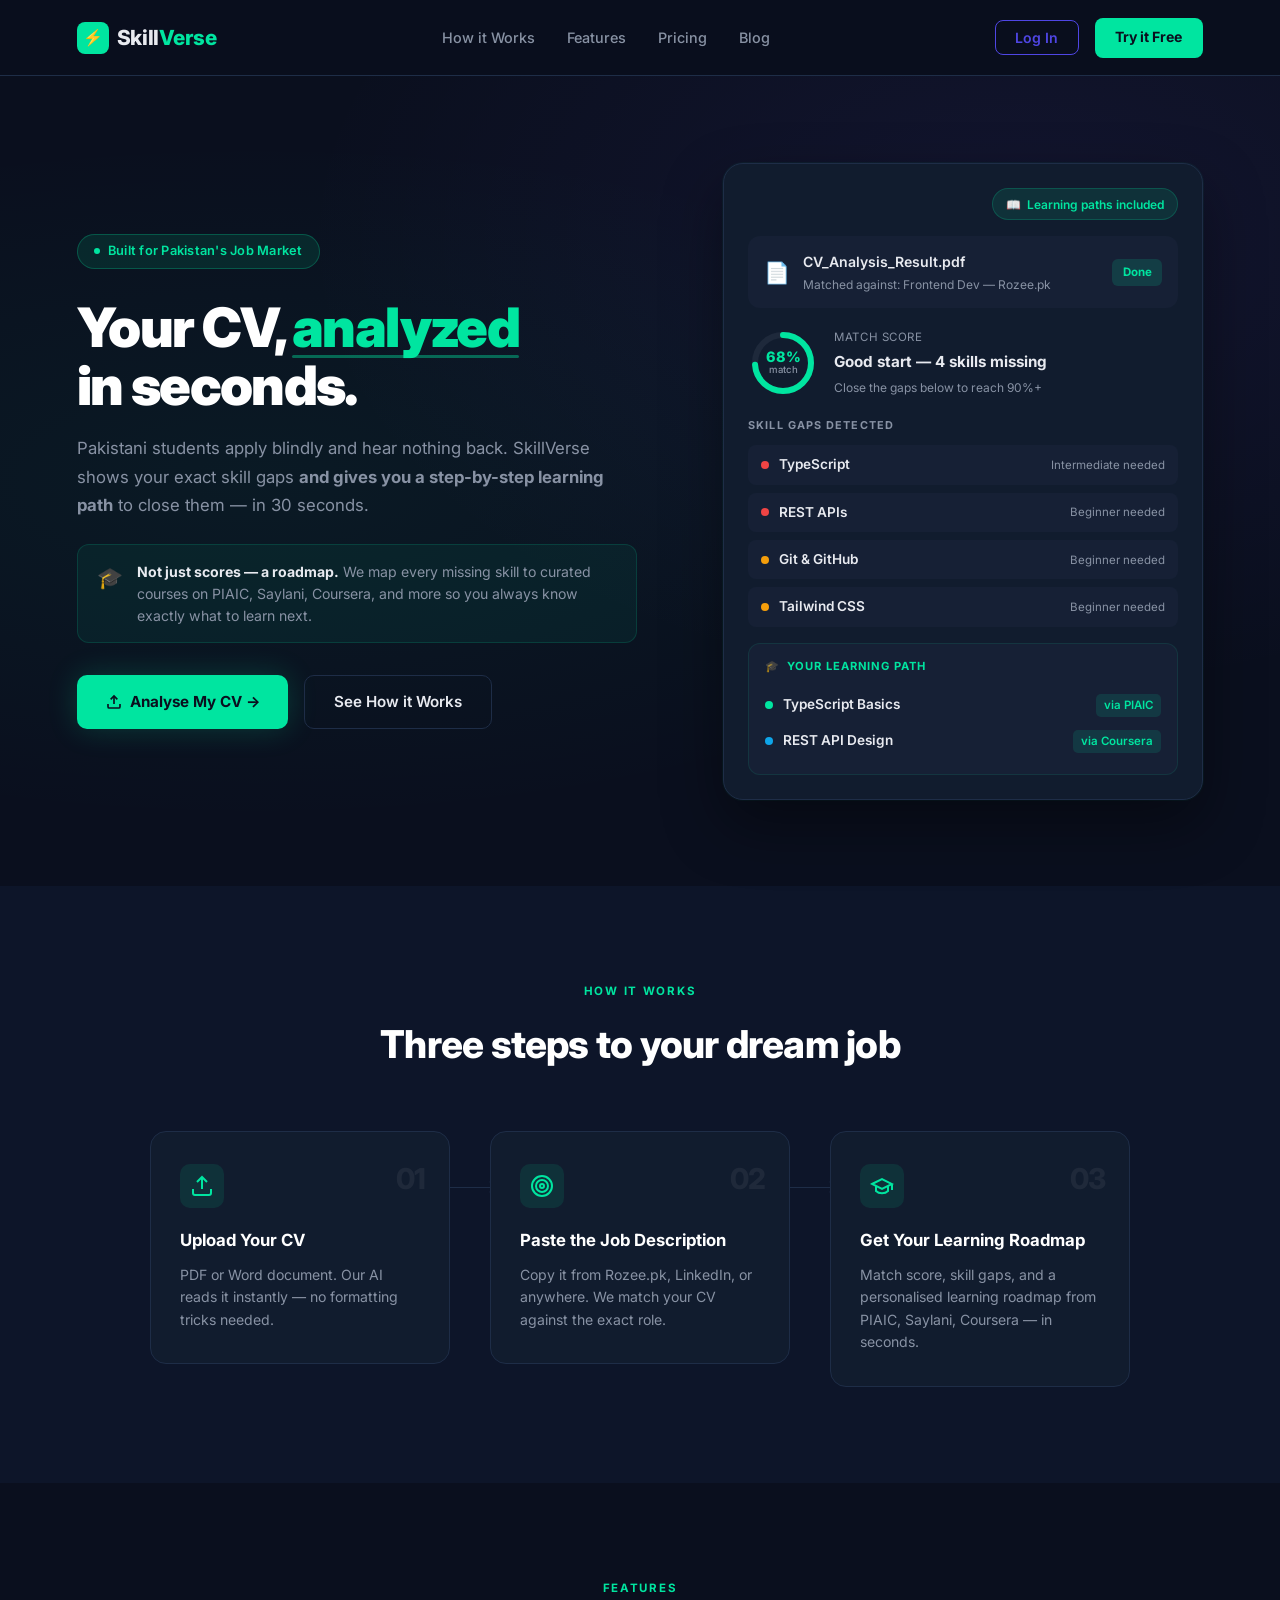
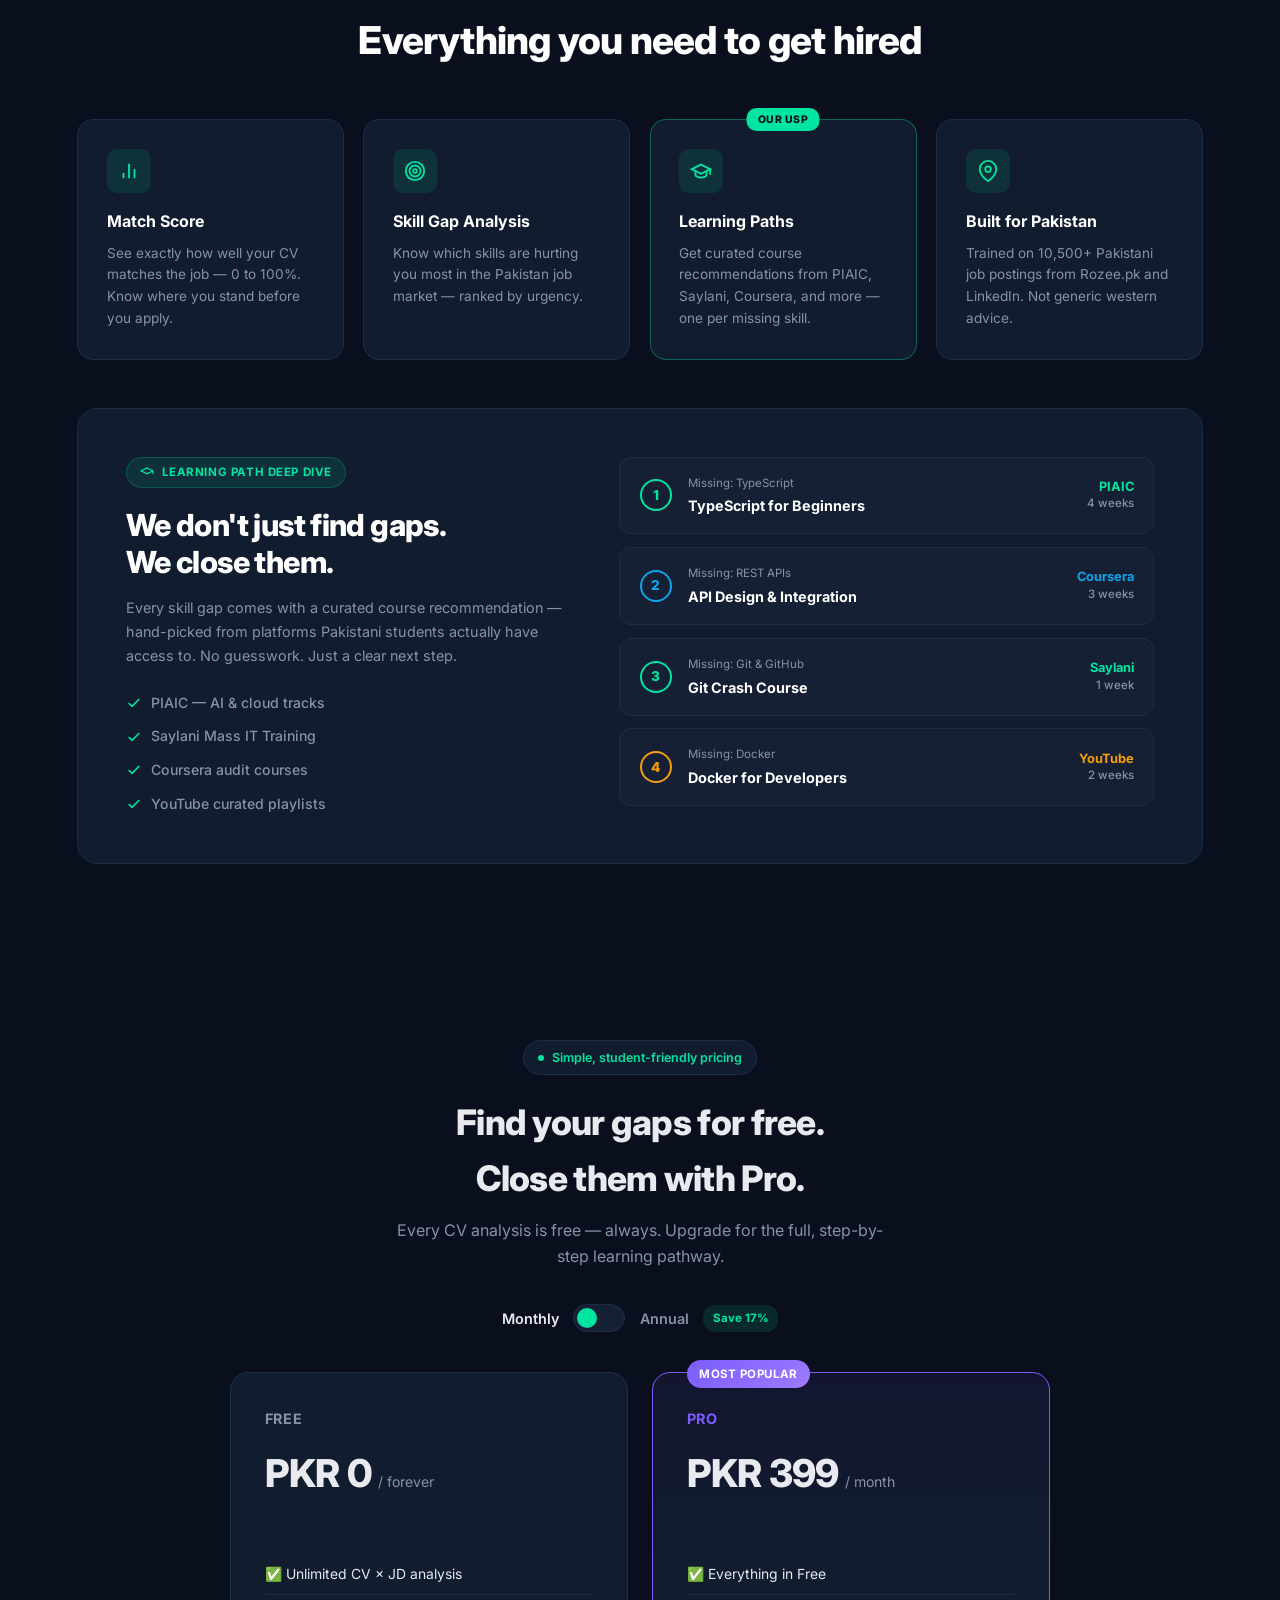
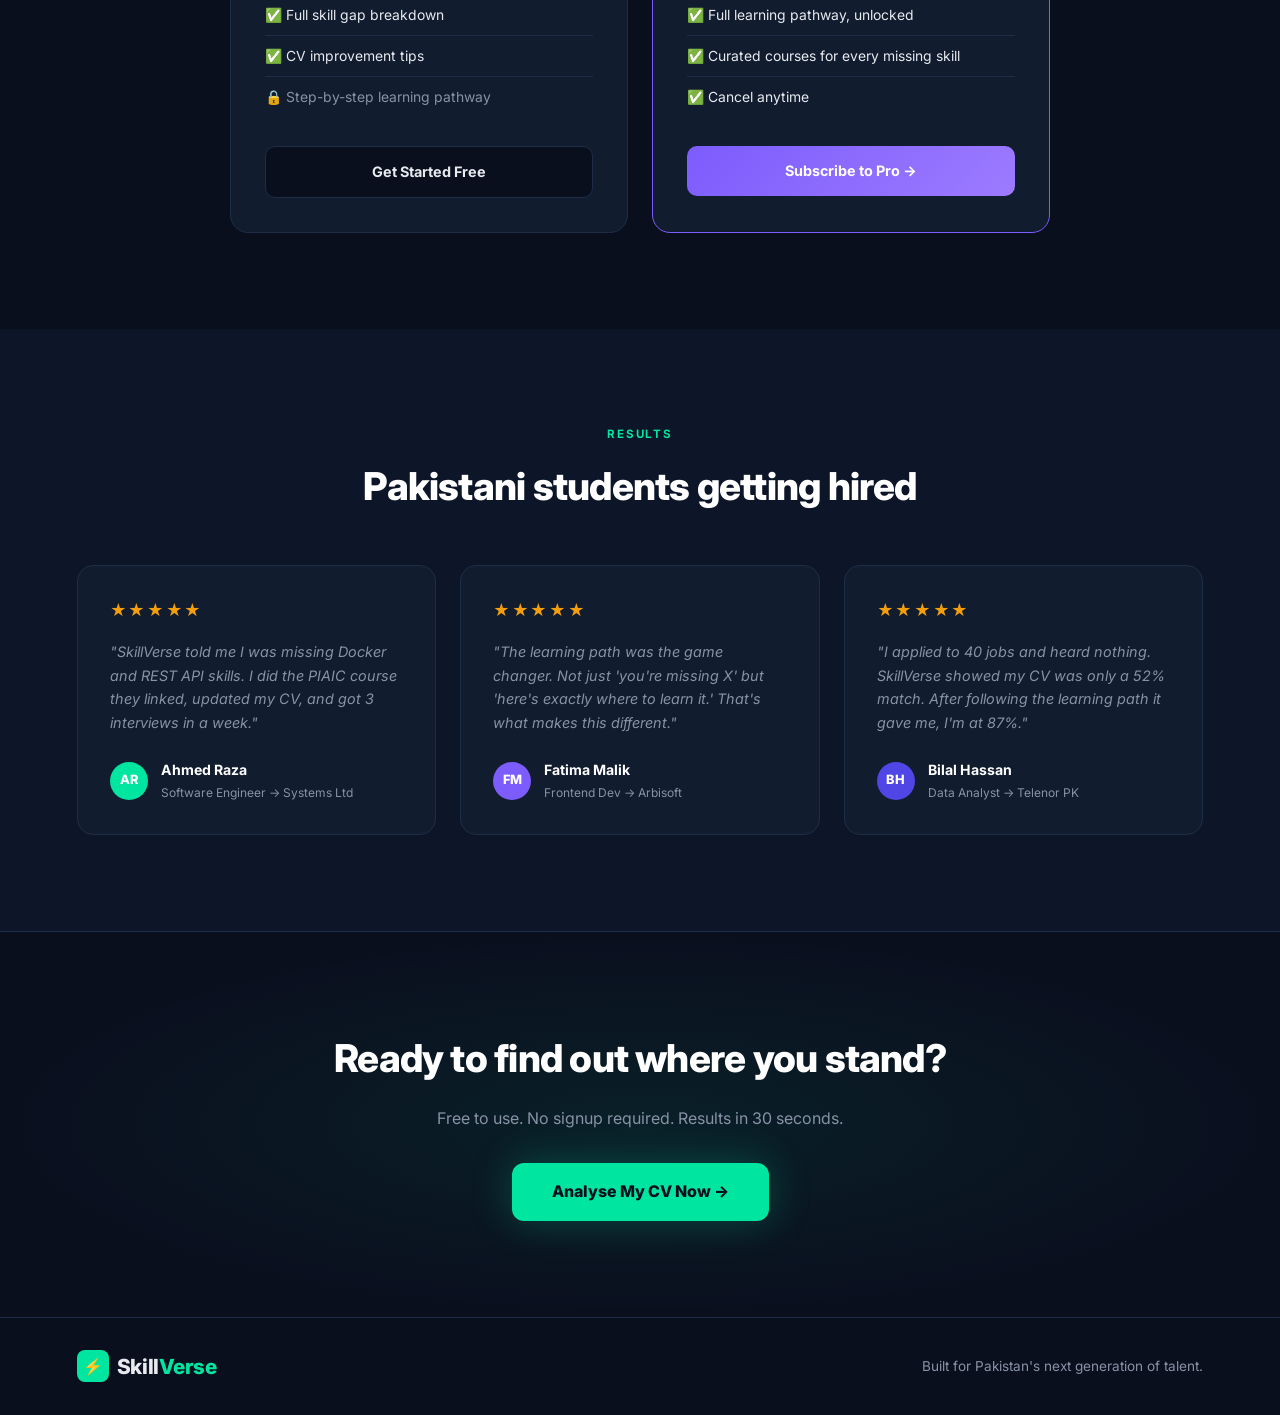
<file: index.html>
<!DOCTYPE html>
<html lang="en">
<head>
    <meta charset="UTF-8">
    <meta name="viewport" content="width=device-width, initial-scale=1.0">
    <title>SkillVerse — Know Your Gaps. Close Them Fast.</title>
    <link rel="stylesheet" href="style.css">
    <link href="https://fonts.googleapis.com/css2?family=Inter:wght@300;400;500;600;700;800;900&display=swap" rel="stylesheet">
    <script src="https://accounts.google.com/gsi/client" async defer></script>
</head>
<body>

    <!-- NAVBAR -->
    <nav>
        <div class="logo">
            <div class="logo-icon">⚡</div>
            <span>Skill<span class="logo-accent">Verse</span></span>
        </div>
        <div class="nav-links">
            <a href="#how" onclick="smoothScroll('how'); return false;">How it Works</a>
            <a href="#features" onclick="smoothScroll('features'); return false;">Features</a>
            <a href="#pricing" onclick="smoothScroll('pricing'); return false;">Pricing</a>
            <a href="#blog" onclick="smoothScroll('blog'); return false;">Blog</a>
        </div>
        <div class="nav-right">
            <div id="authNavSlot"></div>
            <a href="analyser.html" class="btn-nav">Try it Free</a>
        </div>
    </nav>

    <!-- HERO -->
    <section class="hero">
        <div class="hero-content">
            <div class="eyebrow">
                <span class="eyebrow-dot"></span>
                Built for Pakistan's Job Market
            </div>
            <h1>Your CV, <span class="accent">analyzed</span><br>in seconds.</h1>
            <p>Pakistani students apply blindly and hear nothing back. SkillVerse shows your exact skill gaps <strong>and gives you a step-by-step learning path</strong> to close them — in 30 seconds.</p>
            <div class="hero-value">
                <span class="hero-value-icon">🎓</span>
                <p><strong>Not just scores — a roadmap.</strong> We map every missing skill to curated courses on PIAIC, Saylani, Coursera, and more so you always know exactly what to learn next.</p>
            </div>
            <div class="hero-btns">
                <a href="analyser.html" class="btn-primary">
                    <svg width="16" height="16" viewBox="0 0 24 24" fill="none" stroke="currentColor" stroke-width="2.5"><path d="M21 15v4a2 2 0 01-2 2H5a2 2 0 01-2-2v-4"/><polyline points="17 8 12 3 7 8"/><line x1="12" y1="3" x2="12" y2="15"/></svg>
                    Analyse My CV →
                </a>
                <a href="#how" class="btn-secondary" onclick="smoothScroll('how'); return false;">See How it Works</a>
            </div>
        </div>

        <!-- MOCK CV RESULT CARD -->
        <div class="hero-card">
            <div class="card-header-badge">
                <span>📖</span> Learning paths included
            </div>
            <div class="card-file">
                <div class="card-file-icon">📄</div>
                <div class="card-file-info">
                    <div class="card-file-name">CV_Analysis_Result.pdf</div>
                    <div class="card-file-sub">Matched against: Frontend Dev — Rozee.pk</div>
                </div>
                <div class="card-done">Done</div>
            </div>
            <div class="card-score-row">
                <div class="card-score-ring">
                    <svg width="70" height="70" viewBox="0 0 70 70">
                        <circle cx="35" cy="35" r="28" fill="none" stroke="#1e293b" stroke-width="6"/>
                        <circle cx="35" cy="35" r="28" fill="none" stroke="#00e5a0" stroke-width="6"
                            stroke-linecap="round" stroke-dasharray="175.9" stroke-dashoffset="46"
                            transform="rotate(-90 35 35)"/>
                    </svg>
                    <div class="card-score-num">68%<br><span>match</span></div>
                </div>
                <div class="card-score-info">
                    <div class="card-score-label">Match Score</div>
                    <div class="card-score-verdict">Good start — 4 skills missing</div>
                    <div class="card-score-sub">Close the gaps below to reach 90%+</div>
                </div>
            </div>
            <div class="card-gaps-label">SKILL GAPS DETECTED</div>
            <div class="card-gaps">
                <div class="card-gap-row">
                    <span class="gap-dot red"></span>
                    <span class="gap-skill">TypeScript</span>
                    <span class="gap-level">Intermediate needed</span>
                </div>
                <div class="card-gap-row">
                    <span class="gap-dot red"></span>
                    <span class="gap-skill">REST APIs</span>
                    <span class="gap-level">Beginner needed</span>
                </div>
                <div class="card-gap-row">
                    <span class="gap-dot yellow"></span>
                    <span class="gap-skill">Git & GitHub</span>
                    <span class="gap-level">Beginner needed</span>
                </div>
                <div class="card-gap-row">
                    <span class="gap-dot yellow"></span>
                    <span class="gap-skill">Tailwind CSS</span>
                    <span class="gap-level">Beginner needed</span>
                </div>
            </div>
            <div class="card-path">
                <div class="card-path-label">
                    <span>🎓</span> YOUR LEARNING PATH
                </div>
                <div class="card-path-item">
                    <span class="path-dot green"></span>
                    <span class="path-name">TypeScript Basics</span>
                    <span class="path-via">via PIAIC</span>
                </div>
                <div class="card-path-item">
                    <span class="path-dot teal"></span>
                    <span class="path-name">REST API Design</span>
                    <span class="path-via">via Coursera</span>
                </div>
            </div>
        </div>
    </section>

    <!-- HOW IT WORKS -->
    <section class="how" id="how">
        <div class="section-label">HOW IT WORKS</div>
        <h2>Three steps to your dream job</h2>
        <div class="steps">
            <div class="step">
                <div class="step-icon-wrap">
                    <svg width="24" height="24" viewBox="0 0 24 24" fill="none" stroke="#00e5a0" stroke-width="2"><path d="M21 15v4a2 2 0 01-2 2H5a2 2 0 01-2-2v-4"/><polyline points="17 8 12 3 7 8"/><line x1="12" y1="3" x2="12" y2="15"/></svg>
                </div>
                <div class="step-num-badge">01</div>
                <h3>Upload Your CV</h3>
                <p>PDF or Word document. Our AI reads it instantly — no formatting tricks needed.</p>
            </div>
            <div class="step-connector"></div>
            <div class="step">
                <div class="step-icon-wrap">
                    <svg width="24" height="24" viewBox="0 0 24 24" fill="none" stroke="#00e5a0" stroke-width="2"><circle cx="12" cy="12" r="10"/><circle cx="12" cy="12" r="6"/><circle cx="12" cy="12" r="2"/></svg>
                </div>
                <div class="step-num-badge">02</div>
                <h3>Paste the Job Description</h3>
                <p>Copy it from Rozee.pk, LinkedIn, or anywhere. We match your CV against the exact role.</p>
            </div>
            <div class="step-connector"></div>
            <div class="step">
                <div class="step-icon-wrap">
                    <svg width="24" height="24" viewBox="0 0 24 24" fill="none" stroke="#00e5a0" stroke-width="2"><path d="M22 10v6M2 10l10-5 10 5-10 5z"/><path d="M6 12v5c3 3 9 3 12 0v-5"/></svg>
                </div>
                <div class="step-num-badge">03</div>
                <h3>Get Your Learning Roadmap</h3>
                <p>Match score, skill gaps, and a personalised learning roadmap from PIAIC, Saylani, Coursera — in seconds.</p>
            </div>
        </div>
    </section>

    <!-- FEATURES -->
    <section class="features" id="features">
        <div class="section-label">FEATURES</div>
        <h2>Everything you need to get hired</h2>
        <div class="feature-grid">
            <div class="feature-card">
                <div class="feature-icon">
                    <svg width="22" height="22" viewBox="0 0 24 24" fill="none" stroke="#00e5a0" stroke-width="2"><line x1="18" y1="20" x2="18" y2="10"/><line x1="12" y1="20" x2="12" y2="4"/><line x1="6" y1="20" x2="6" y2="14"/></svg>
                </div>
                <h3>Match Score</h3>
                <p>See exactly how well your CV matches the job — 0 to 100%. Know where you stand before you apply.</p>
            </div>
            <div class="feature-card">
                <div class="feature-icon">
                    <svg width="22" height="22" viewBox="0 0 24 24" fill="none" stroke="#00e5a0" stroke-width="2"><circle cx="12" cy="12" r="10"/><circle cx="12" cy="12" r="6"/><circle cx="12" cy="12" r="2"/></svg>
                </div>
                <h3>Skill Gap Analysis</h3>
                <p>Know which skills are hurting you most in the Pakistan job market — ranked by urgency.</p>
            </div>
            <div class="feature-card featured">
                <div class="feature-usp-badge">OUR USP</div>
                <div class="feature-icon">
                    <svg width="22" height="22" viewBox="0 0 24 24" fill="none" stroke="#00e5a0" stroke-width="2"><path d="M22 10v6M2 10l10-5 10 5-10 5z"/><path d="M6 12v5c3 3 9 3 12 0v-5"/></svg>
                </div>
                <h3>Learning Paths</h3>
                <p>Get curated course recommendations from PIAIC, Saylani, Coursera, and more — one per missing skill.</p>
            </div>
            <div class="feature-card">
                <div class="feature-icon">
                    <svg width="22" height="22" viewBox="0 0 24 24" fill="none" stroke="#00e5a0" stroke-width="2"><path d="M21 10c0 7-9 13-9 13s-9-6-9-13a9 9 0 0118 0z"/><circle cx="12" cy="10" r="3"/></svg>
                </div>
                <h3>Built for Pakistan</h3>
                <p>Trained on 10,500+ Pakistani job postings from Rozee.pk and LinkedIn. Not generic western advice.</p>
            </div>
        </div>

        <!-- LEARNING PATH DEEP DIVE -->
        <div class="deepdive" id="learning-path-demo">
            <div class="deepdive-left">
                <div class="deepdive-badge">
                    <svg width="14" height="14" viewBox="0 0 24 24" fill="none" stroke="#00e5a0" stroke-width="2"><path d="M22 10v6M2 10l10-5 10 5-10 5z"/></svg>
                    LEARNING PATH DEEP DIVE
                </div>
                <h2>We don't just find gaps.<br>We close them.</h2>
                <p>Every skill gap comes with a curated course recommendation — hand-picked from platforms Pakistani students actually have access to. No guesswork. Just a clear next step.</p>
                <ul class="deepdive-list">
                    <li>
                        <svg width="16" height="16" viewBox="0 0 24 24" fill="none" stroke="#00e5a0" stroke-width="2.5"><polyline points="20 6 9 17 4 12"/></svg>
                        PIAIC — AI & cloud tracks
                    </li>
                    <li>
                        <svg width="16" height="16" viewBox="0 0 24 24" fill="none" stroke="#00e5a0" stroke-width="2.5"><polyline points="20 6 9 17 4 12"/></svg>
                        Saylani Mass IT Training
                    </li>
                    <li>
                        <svg width="16" height="16" viewBox="0 0 24 24" fill="none" stroke="#00e5a0" stroke-width="2.5"><polyline points="20 6 9 17 4 12"/></svg>
                        Coursera audit courses
                    </li>
                    <li>
                        <svg width="16" height="16" viewBox="0 0 24 24" fill="none" stroke="#00e5a0" stroke-width="2.5"><polyline points="20 6 9 17 4 12"/></svg>
                        YouTube curated playlists
                    </li>
                </ul>
            </div>
            <div class="deepdive-right">
                <div class="deepdive-course">
                    <div class="deepdive-num green">1</div>
                    <div class="deepdive-course-info">
                        <div class="deepdive-missing">Missing: TypeScript</div>
                        <div class="deepdive-course-name">TypeScript for Beginners</div>
                    </div>
                    <div class="deepdive-platform green">PIAIC<br><span>4 weeks</span></div>
                </div>
                <div class="deepdive-course">
                    <div class="deepdive-num teal">2</div>
                    <div class="deepdive-course-info">
                        <div class="deepdive-missing">Missing: REST APIs</div>
                        <div class="deepdive-course-name">API Design & Integration</div>
                    </div>
                    <div class="deepdive-platform teal">Coursera<br><span>3 weeks</span></div>
                </div>
                <div class="deepdive-course">
                    <div class="deepdive-num green">3</div>
                    <div class="deepdive-course-info">
                        <div class="deepdive-missing">Missing: Git & GitHub</div>
                        <div class="deepdive-course-name">Git Crash Course</div>
                    </div>
                    <div class="deepdive-platform green">Saylani<br><span>1 week</span></div>
                </div>
                <div class="deepdive-course">
                    <div class="deepdive-num yellow">4</div>
                    <div class="deepdive-course-info">
                        <div class="deepdive-missing">Missing: Docker</div>
                        <div class="deepdive-course-name">Docker for Developers</div>
                    </div>
                    <div class="deepdive-platform yellow">YouTube<br><span>2 weeks</span></div>
                </div>
            </div>
        </div>
    </section>

    <!-- PRICING -->
    <section class="pr-section" id="pricing">
        <style>
            .pr-section {
                padding: 5rem 8% 6rem;
                text-align: center;
            }
            .pr-eyebrow {
                display: inline-flex; align-items: center; gap: 0.5rem;
                background: #111c2e; border: 1px solid #1e2d47;
                padding: 0.4rem 0.9rem; border-radius: 20px;
                font-size: 0.78rem; font-weight: 600; color: #00e5a0;
                margin-bottom: 1.2rem;
            }
            .pr-eyebrow-dot { width: 6px; height: 6px; border-radius: 50%; background: #00e5a0; }
            .pr-section h2 {
                font-size: 2.2rem; font-weight: 800; letter-spacing: -0.02em;
                color: #e8eaf0; margin-bottom: 0.7rem;
            }
            .pr-section > p {
                color: #8892a4; font-size: 1rem; max-width: 500px;
                margin: 0 auto 2.2rem; line-height: 1.6;
            }

            /* Toggle */
            .pr-toggle-wrap {
                display: inline-flex; align-items: center; gap: 0.9rem;
                margin-bottom: 2.5rem;
            }
            .pr-toggle-label {
                font-size: 0.9rem; font-weight: 600; color: #8892a4;
                cursor: pointer; transition: color 0.2s;
            }
            .pr-toggle-label.active { color: #e8eaf0; }
            .pr-switch {
                position: relative; width: 52px; height: 28px;
                background: #162035; border: 1px solid #1e2d47;
                border-radius: 20px; cursor: pointer;
            }
            .pr-switch-knob {
                position: absolute; top: 3px; left: 3px;
                width: 20px; height: 20px; border-radius: 50%;
                background: #00e5a0; transition: transform 0.2s;
            }
            .pr-switch.on .pr-switch-knob { transform: translateX(24px); }
            .pr-save-badge {
                background: rgba(0,229,160,0.12); color: #00e5a0;
                font-size: 0.72rem; font-weight: 700;
                padding: 0.25rem 0.6rem; border-radius: 12px;
            }

            /* Cards */
            .pr-cards {
                max-width: 820px; margin: 0 auto;
                display: grid; grid-template-columns: 1fr 1fr; gap: 1.5rem;
                text-align: left;
            }
            @media (max-width: 720px) { .pr-cards { grid-template-columns: 1fr; } }

            .pr-card {
                background: #111c2e; border: 1px solid #1e2d47;
                border-radius: 18px; padding: 2.1rem; position: relative;
            }
            .pr-card.pro {
                border-color: #7c5cfc;
                background: linear-gradient(180deg, rgba(124,92,252,0.08), #111c2e 40%);
            }
            .pr-badge {
                position: absolute; top: -13px; left: 2.1rem;
                background: linear-gradient(135deg, #7c5cfc, #9d7bff);
                color: white; font-size: 0.72rem; font-weight: 700;
                padding: 0.3rem 0.8rem; border-radius: 20px; letter-spacing: 0.03em;
            }
            .pr-plan-name {
                font-size: 0.9rem; font-weight: 700; color: #8892a4;
                text-transform: uppercase; letter-spacing: 0.06em; margin-bottom: 0.8rem;
            }
            .pr-card.pro .pr-plan-name { color: #7c5cfc; }
            .pr-price-row { display: flex; align-items: baseline; gap: 0.4rem; margin-bottom: 0.3rem; }
            .pr-amount { font-size: 2.4rem; font-weight: 800; color: #e8eaf0; letter-spacing: -0.02em; }
            .pr-period { color: #8892a4; font-size: 0.88rem; }
            .pr-annual-note { font-size: 0.78rem; color: #00e5a0; font-weight: 600; margin-bottom: 1.6rem; min-height: 1.1rem; }
            .pr-features { list-style: none; margin-bottom: 1.8rem; }
            .pr-features li {
                display: flex; align-items: flex-start; gap: 0.6rem;
                font-size: 0.87rem; padding: 0.55rem 0; border-bottom: 1px solid #1e2d47;
                color: #e8eaf0;
            }
            .pr-features li:last-child { border-bottom: none; }
            .pr-features li.off { color: #8892a4; }
            .pr-btn {
                width: 100%; padding: 0.85rem; border-radius: 10px;
                font-weight: 700; font-size: 0.9rem; cursor: pointer;
                border: none; text-align: center; text-decoration: none; display: block;
                transition: transform 0.2s;
            }
            .pr-btn:hover { transform: translateY(-1px); }
            .pr-btn.free { background: #0a0f1e; color: #e8eaf0; border: 1px solid #1e2d47; }
            .pr-btn.pro { background: linear-gradient(135deg, #7c5cfc, #9d7bff); color: white; }
        </style>

        <div class="pr-eyebrow">
            <span class="pr-eyebrow-dot"></span>
            Simple, student-friendly pricing
        </div>
        <h2>Find your gaps for free.<br>Close them with Pro.</h2>
        <p>Every CV analysis is free — always. Upgrade for the full, step-by-step learning pathway.</p>

        <div class="pr-toggle-wrap">
            <span class="pr-toggle-label active" id="prMonthlyLabel">Monthly</span>
            <div class="pr-switch" id="prSwitch" onclick="prToggleBilling()">
                <div class="pr-switch-knob"></div>
            </div>
            <span class="pr-toggle-label" id="prAnnualLabel">Annual</span>
            <span class="pr-save-badge">Save 17%</span>
        </div>

        <div class="pr-cards">
            <div class="pr-card">
                <div class="pr-plan-name">Free</div>
                <div class="pr-price-row">
                    <span class="pr-amount">PKR 0</span>
                    <span class="pr-period">/ forever</span>
                </div>
                <div class="pr-annual-note">&nbsp;</div>
                <ul class="pr-features">
                    <li>✅ Unlimited CV × JD analysis</li>
                    <li>✅ Full skill gap breakdown</li>
                    <li>✅ CV improvement tips</li>
                    <li class="off">🔒 Step-by-step learning pathway</li>
                </ul>
                <a href="analyser.html" class="pr-btn free">Get Started Free</a>
            </div>

            <div class="pr-card pro">
                <div class="pr-badge">MOST POPULAR</div>
                <div class="pr-plan-name">Pro</div>
                <div class="pr-price-row">
                    <span class="pr-amount" id="prAmount">PKR 399</span>
                    <span class="pr-period" id="prPeriod">/ month</span>
                </div>
                <div class="pr-annual-note" id="prAnnualNote">&nbsp;</div>
                <ul class="pr-features">
                    <li>✅ Everything in Free</li>
                    <li>✅ Full learning pathway, unlocked</li>
                    <li>✅ Curated courses for every missing skill</li>
                    <li>✅ Cancel anytime</li>
                </ul>
                <a href="analyser.html" class="pr-btn pro">Subscribe to Pro →</a>
            </div>
        </div>
    </section>

    <script>
        let prIsAnnual = false;
        function prToggleBilling() {
            prIsAnnual = !prIsAnnual;
            document.getElementById('prSwitch').classList.toggle('on', prIsAnnual);
            document.getElementById('prMonthlyLabel').classList.toggle('active', !prIsAnnual);
            document.getElementById('prAnnualLabel').classList.toggle('active', prIsAnnual);
            document.getElementById('prAmount').textContent = prIsAnnual ? 'PKR 3,990' : 'PKR 399';
            document.getElementById('prPeriod').textContent = prIsAnnual ? '/ year' : '/ month';
            document.getElementById('prAnnualNote').textContent = prIsAnnual ? 'Just PKR 332/month, billed yearly' : '';
        }
    </script>

    <!-- TESTIMONIALS -->
    <section class="testimonials" id="blog">
        <div class="section-label">RESULTS</div>
        <h2>Pakistani students getting hired</h2>
        <div class="testimonial-grid">
            <div class="testimonial-card">
                <div class="stars">★★★★★</div>
                <p>"SkillVerse told me I was missing Docker and REST API skills. I did the PIAIC course they linked, updated my CV, and got 3 interviews in a week."</p>
                <div class="testimonial-user">
                    <div class="testimonial-avatar" style="background:#00e5a0;">AR</div>
                    <div>
                        <div class="testimonial-name">Ahmed Raza</div>
                        <div class="testimonial-role">Software Engineer → Systems Ltd</div>
                    </div>
                </div>
            </div>
            <div class="testimonial-card">
                <div class="stars">★★★★★</div>
                <p>"The learning path was the game changer. Not just 'you're missing X' but 'here's exactly where to learn it.' That's what makes this different."</p>
                <div class="testimonial-user">
                    <div class="testimonial-avatar" style="background:#7c5cfc;">FM</div>
                    <div>
                        <div class="testimonial-name">Fatima Malik</div>
                        <div class="testimonial-role">Frontend Dev → Arbisoft</div>
                    </div>
                </div>
            </div>
            <div class="testimonial-card">
                <div class="stars">★★★★★</div>
                <p>"I applied to 40 jobs and heard nothing. SkillVerse showed my CV was only a 52% match. After following the learning path it gave me, I'm at 87%."</p>
                <div class="testimonial-user">
                    <div class="testimonial-avatar" style="background:#4f46e5;">BH</div>
                    <div>
                        <div class="testimonial-name">Bilal Hassan</div>
                        <div class="testimonial-role">Data Analyst → Telenor PK</div>
                    </div>
                </div>
            </div>
        </div>
    </section>

    <!-- CTA -->
    <section class="cta">
        <h2>Ready to find out where you stand?</h2>
        <p>Free to use. No signup required. Results in 30 seconds.</p>
        <a href="analyser.html" class="btn-cta">Analyse My CV Now →</a>
    </section>

    <!-- FOOTER -->
    <footer>
        <div class="logo">
            <div class="logo-icon">⚡</div>
            <span>Skill<span class="logo-accent">Verse</span></span>
        </div>
        <p>Built for Pakistan's next generation of talent.</p>
    </footer>

    <script>
    function smoothScroll(id) {
        const el = document.getElementById(id);
        if (el) el.scrollIntoView({ behavior: 'smooth', block: 'start' });
    }
    </script>
    <script src="auth.js"></script>
</body>
</html>
</file>
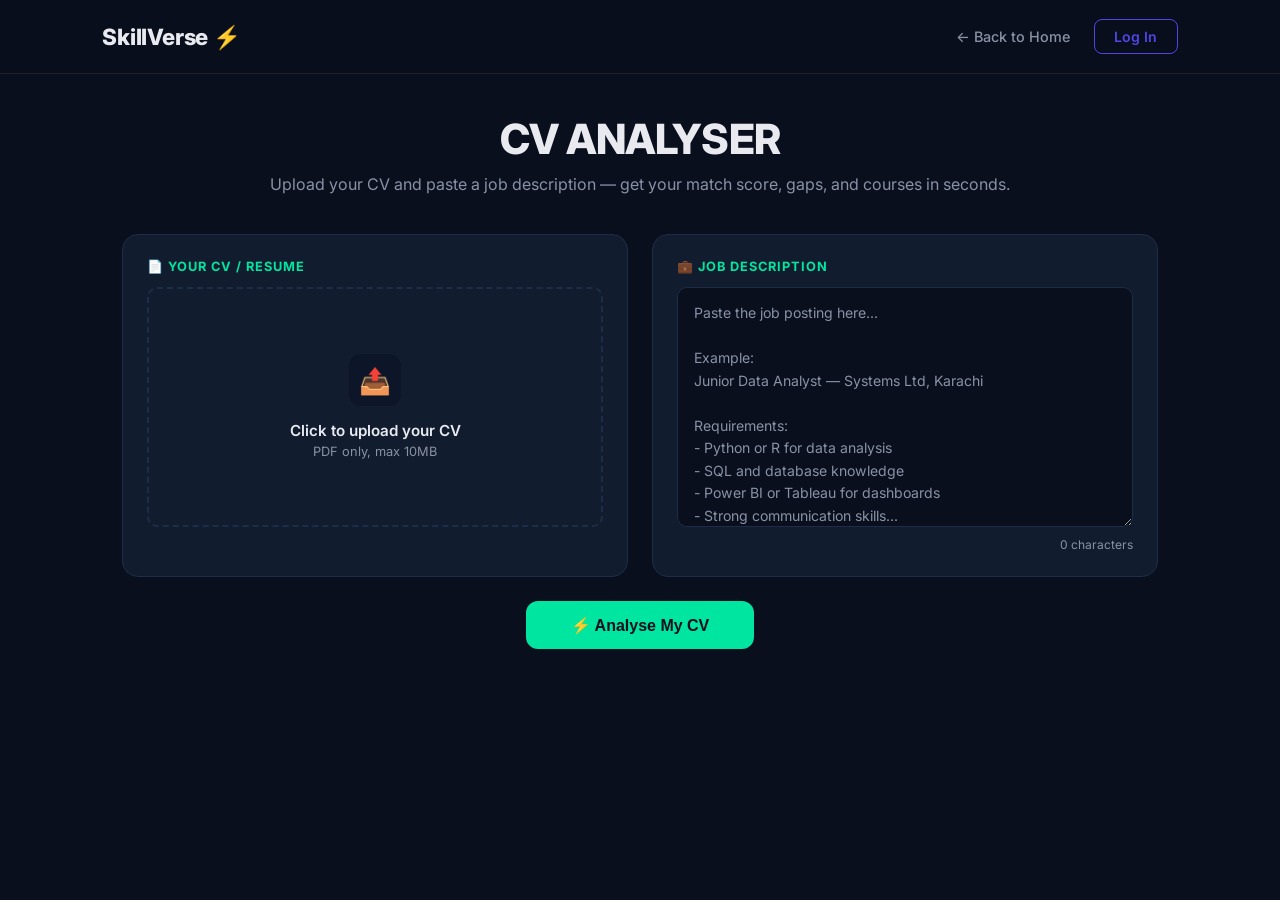
<file: analyser.html>
<!DOCTYPE html>
<html lang="en">
<head>
    <meta charset="UTF-8">
    <meta name="viewport" content="width=device-width, initial-scale=1.0">
    <title>SkillVerse — Analyse My CV</title>
    <link href="https://fonts.googleapis.com/css2?family=Inter:wght@300;400;500;600;700&display=swap" rel="stylesheet">
    <script src="https://accounts.google.com/gsi/client" async defer></script>
    <style>
        * { margin: 0; padding: 0; box-sizing: border-box; }

        :root {
            --bg: #0a0f1e;
            --bg2: #0d1529;
            --bg3: #111827;
            --card: #111c2e;
            --card2: #162035;
            --border: #1e2d47;
            --accent: #00e5a0;
            --accent2: #00c48c;
            --purple: #7c5cfc;
            --text: #e8eaf0;
            --muted: #8892a4;
            --yellow: #f59e0b;
            --red: #ef4444;
        }


        body {
            font-family: 'Inter', sans-serif;
            background: var(--bg);
            color: var(--text);
            min-height: 100vh;
        }

        /* ── NAVBAR ── */
        nav {
            display: flex;
            justify-content: space-between;
            align-items: center;
            padding: 1.2rem 8%;
            border-bottom: 1px solid #1e1e28;
            background: rgba(10,15,30,0.85);
            backdrop-filter: blur(10px);
            position: sticky;
            top: 0;
            z-index: 100;
        }

        .logo {
            font-size: 1.4rem;
            font-weight: 800;
            color: var(--text);
            text-decoration: none;
            letter-spacing: -0.01em;
        }

        .nav-back {
            color: var(--muted);
            text-decoration: none;
            font-size: 0.9rem;
            font-weight: 500;
            display: flex;
            align-items: center;
            gap: 0.4rem;
            transition: color 0.2s;
        }

        .nav-back:hover { color: var(--accent); }

        /* ── PAGE LAYOUT ── */
        .page {
            max-width: 1100px;
            margin: 0 auto;
            padding: 2.5rem 2rem 4rem;
        }

        .page-header {
            text-align: center;
            margin-bottom: 2.5rem;
        }

        .page-header h1 {
            font-size: 2.6rem;
            font-weight: 800;
            color: var(--text);
            margin-bottom: 0.6rem;
            letter-spacing: -0.02em;
            text-transform: uppercase;
        }

        .page-header p {
            color: var(--muted);
            font-size: 1rem;
        }

        /* ── INPUT GRID ── */
        .input-grid {
            display: grid;
            grid-template-columns: 1fr 1fr;
            gap: 1.5rem;
            margin-bottom: 1.5rem;
        }

        @media (max-width: 700px) {
            .input-grid { grid-template-columns: 1fr; }
        }

        .input-card {
            background: var(--card);
            border-radius: 16px;
            padding: 1.5rem;
            border: 1px solid var(--border);
        }

        .input-card label {
            display: block;
            font-size: 0.8rem;
            font-weight: 700;
            text-transform: uppercase;
            letter-spacing: 0.08em;
            color: var(--accent);
            margin-bottom: 0.8rem;
        }

        .input-card textarea {
            width: 100%;
            min-height: 240px;
            background: var(--bg);
            border: 1px solid var(--border);
            border-radius: 10px;
            padding: 0.9rem 1rem;
            font-size: 0.88rem;
            font-family: 'Inter', sans-serif;
            color: var(--text);
            resize: vertical;
            outline: none;
            line-height: 1.6;
            transition: border-color 0.2s;
        }

        .input-card textarea:focus { border-color: var(--accent); }

        .input-card textarea::placeholder { color: var(--muted); }

        /* ── PDF UPLOAD ── */
        .upload-zone {
            min-height: 240px;
            border: 2px dashed var(--border);
            border-radius: 10px;
            display: flex;
            align-items: center;
            justify-content: center;
            cursor: pointer;
            transition: border-color 0.2s, background 0.2s;
            text-align: center;
            padding: 1.5rem;
        }

        .upload-zone:hover { border-color: var(--accent); background: var(--bg2); }

        .upload-icon {
            font-size: 1.6rem;
            margin-bottom: 0.9rem;
            width: 52px;
            height: 52px;
            border-radius: 12px;
            background: var(--bg2);
            display: flex;
            align-items: center;
            justify-content: center;
            margin-left: auto;
            margin-right: auto;
        }

        .upload-text { font-size: 0.95rem; font-weight: 600; color: var(--text); margin-bottom: 0.3rem; }

        .upload-sub { font-size: 0.8rem; color: var(--muted); }

        .upload-filename {
            font-size: 0.92rem;
            font-weight: 600;
            color: var(--text);
            margin-bottom: 0.3rem;
            word-break: break-all;
        }

        .btn-remove-file {
            margin-top: 0.8rem;
            background: #2a1414;
            color: var(--red);
            border: 1px solid #3a1e1e;
            padding: 0.4rem 1rem;
            border-radius: 8px;
            font-size: 0.78rem;
            font-weight: 600;
            cursor: pointer;
        }

        .btn-remove-file:hover { background: #3a1e1e; }

        .char-count {
            font-size: 0.75rem;
            color: var(--muted);
            text-align: right;
            margin-top: 0.4rem;
        }

        /* ── ANALYSE BUTTON ── */
        .analyse-wrap {
            text-align: center;
            margin-bottom: 2.5rem;
        }

        .btn-analyse {
            background: var(--accent);
            color: var(--bg);
            border: none;
            padding: 0.9rem 2.8rem;
            border-radius: 12px;
            font-size: 1rem;
            font-weight: 700;
            cursor: pointer;
            box-shadow: 0 0 0 rgba(196,245,66,0);
            transition: transform 0.2s, box-shadow 0.2s, opacity 0.2s;
            display: inline-flex;
            align-items: center;
            gap: 0.5rem;
        }

        .btn-analyse:hover {
            transform: translateY(-2px);
            box-shadow: 0 6px 28px rgba(0,229,160,0.35);
        }

        .btn-analyse:disabled {
            opacity: 0.5;
            cursor: not-allowed;
            transform: none;
        }

        /* ── LOADING ── */
        .loading {
            display: none;
            text-align: center;
            padding: 2rem;
            color: var(--muted);
        }

        .loading.active { display: block; }

        .spinner {
            width: 44px;
            height: 44px;
            border: 3px solid var(--border);
            border-top-color: var(--accent);
            border-radius: 50%;
            animation: spin 0.8s linear infinite;
            margin: 0 auto 1rem;
        }

        @keyframes spin { to { transform: rotate(360deg); } }

        .loading-steps {
            display: flex;
            justify-content: center;
            gap: 1.5rem;
            margin-top: 1rem;
            flex-wrap: wrap;
        }

        .loading-step {
            font-size: 0.82rem;
            color: var(--muted);
            display: flex;
            align-items: center;
            gap: 0.35rem;
        }

        .loading-step.done { color: var(--accent); }
        .loading-step.active { color: var(--text); font-weight: 500; }

        /* ── ERROR ── */
        .error-box {
            display: none;
            background: #2a1414;
            border: 1px solid #3a1e1e;
            border-radius: 12px;
            padding: 1rem 1.4rem;
            color: var(--red);
            font-size: 0.9rem;
            margin-bottom: 1.5rem;
        }

        .error-box.active { display: block; }

        /* ── RESULTS ── */
        .results {
            display: none;
        }

        .results.active { display: block; }

        /* Score header */
        .score-header {
            background: var(--card);
            border-radius: 20px;
            padding: 2rem 2.5rem;
            border: 1px solid var(--border);
            display: flex;
            align-items: center;
            gap: 2.5rem;
            margin-bottom: 1.5rem;
            flex-wrap: wrap;
        }

        .score-ring-wrap {
            position: relative;
            width: 120px;
            height: 120px;
            flex-shrink: 0;
        }

        .score-ring-wrap svg {
            transform: rotate(-90deg);
        }

        .score-big {
            font-size: 2rem;
            font-weight: 700;
            color: var(--accent);
            line-height: 1;
        }

        .score-pct {
            font-size: 0.75rem;
            color: var(--muted);
            font-weight: 500;
        }

        .score-meta { flex: 1; min-width: 200px; }

        .score-verdict {
            font-size: 1.3rem;
            font-weight: 700;
            color: var(--text);
            margin-bottom: 0.4rem;
        }

        .score-summary {
            font-size: 0.92rem;
            color: var(--muted);
            line-height: 1.6;
        }

        .score-badge {
            display: inline-block;
            padding: 0.3rem 0.9rem;
            border-radius: 20px;
            font-size: 0.78rem;
            font-weight: 600;
            margin-bottom: 0.6rem;
        }

        .badge-low { background: #2a1414; color: var(--red); }
        .badge-mid { background: #2a2410; color: var(--yellow); }
        .badge-good { background: #0d2419; color: var(--accent); }
        .badge-great { background: #0d2419; color: var(--accent); }

        /* Result grid */
        .result-grid {
            display: grid;
            grid-template-columns: 1fr 1fr;
            gap: 1.5rem;
            margin-bottom: 1.5rem;
        }

        @media (max-width: 700px) {
            .result-grid { grid-template-columns: 1fr; }
        }

        .result-card {
            background: var(--card);
            border-radius: 16px;
            padding: 1.5rem;
            border: 1px solid var(--border);
        }

        .result-card.full { grid-column: 1 / -1; }

        .card-title {
            font-size: 0.78rem;
            font-weight: 700;
            text-transform: uppercase;
            letter-spacing: 0.1em;
            color: var(--accent);
            margin-bottom: 1.2rem;
            display: flex;
            align-items: center;
            gap: 0.5rem;
        }

        /* Skill chips */
        .chip-list {
            display: flex;
            flex-wrap: wrap;
            gap: 0.5rem;
        }

        .chip {
            padding: 0.35rem 0.85rem;
            border-radius: 20px;
            font-size: 0.82rem;
            font-weight: 500;
        }

        .chip-present { background: #0d2419; color: var(--accent); border: 1px solid var(--border); }
        .chip-missing { background: #2a1414; color: var(--red); border: 1px solid #3a1e1e; }
        .chip-partial { background: #2a2410; color: var(--yellow); border: 1px solid #3a2e0f; }

        /* Learning paths */
        .course-list {
            display: flex;
            flex-direction: column;
            gap: 0.8rem;
        }

        .course-item {
            display: flex;
            align-items: flex-start;
            gap: 0.8rem;
            padding: 0.8rem 1rem;
            background: var(--bg);
            border-radius: 10px;
            border: 1px solid var(--border);
        }

        .course-icon {
            font-size: 1.3rem;
            flex-shrink: 0;
            margin-top: 0.1rem;
        }

        .course-info { flex: 1; }

        .course-name {
            font-size: 0.88rem;
            font-weight: 600;
            color: var(--text);
            margin-bottom: 0.15rem;
        }

        .course-meta {
            font-size: 0.78rem;
            color: var(--muted);
        }

        .course-link {
            font-size: 0.78rem;
            color: var(--accent);
            text-decoration: none;
            font-weight: 600;
            white-space: nowrap;
            align-self: center;
        }

        .course-link:hover { text-decoration: underline; }

        .pathway-skill-heading {
            font-size: 0.78rem;
            font-weight: 700;
            text-transform: uppercase;
            letter-spacing: 0.06em;
            color: var(--purple);
            margin: 1rem 0 0.5rem;
        }

        .pathway-skill-heading:first-child { margin-top: 0; }

        .pathway-locked {
            text-align: center;
            padding: 2rem 1.5rem;
            background: var(--bg);
            border: 1px dashed var(--border);
            border-radius: 12px;
        }

        .pathway-locked-icon { font-size: 1.8rem; margin-bottom: 0.8rem; }

        .pathway-locked-text {
            font-size: 0.92rem;
            color: var(--muted);
            max-width: 420px;
            margin: 0 auto 1.2rem;
            line-height: 1.6;
        }

        .pathway-locked-text strong { color: var(--text); }

        .btn-upgrade {
            background: linear-gradient(135deg, var(--purple), #9d7bff);
            color: white;
            border: none;
            padding: 0.75rem 1.8rem;
            border-radius: 10px;
            font-size: 0.88rem;
            font-weight: 700;
            cursor: pointer;
            transition: transform 0.2s;
        }

        .btn-upgrade:hover { transform: translateY(-1px); }

        /* Blurred course preview (paywall) */
        .course-list-wrapper { position: relative; }

        .course-list-blurred {
            filter: blur(6px);
            pointer-events: none;
            user-select: none;
        }

        .subscribe-overlay {
            position: absolute;
            inset: 0;
            display: flex;
            flex-direction: column;
            align-items: center;
            justify-content: center;
            gap: 0.7rem;
            text-align: center;
            padding: 1.5rem;
            background: linear-gradient(to bottom, rgba(10,15,30,0.25), rgba(10,15,30,0.9) 55%);
            border-radius: 12px;
        }

        .subscribe-overlay-text {
            font-size: 0.92rem;
            color: var(--text);
            max-width: 380px;
            line-height: 1.6;
        }

        .subscribe-overlay-text strong { color: var(--accent); }

        /* Fake payment modal */
        #paymentModalOverlay {
            display: none;
            position: fixed;
            inset: 0;
            background: rgba(5,8,18,0.7);
            z-index: 1000;
            align-items: center;
            justify-content: center;
            padding: 1rem;
        }

        #paymentModalOverlay.active { display: flex; }

        .payment-modal {
            background: var(--card);
            border: 1px solid var(--border);
            border-radius: 16px;
            padding: 2rem;
            width: 100%;
            max-width: 400px;
            position: relative;
        }

        .payment-modal h2 {
            font-size: 1.2rem;
            margin-bottom: 0.3rem;
        }

        .payment-modal .payment-sub {
            color: var(--muted);
            font-size: 0.85rem;
            margin-bottom: 1.4rem;
        }

        .payment-modal .payment-close {
            position: absolute;
            top: 1.1rem;
            right: 1.2rem;
            background: none;
            border: none;
            font-size: 1.3rem;
            color: var(--muted);
            cursor: pointer;
            line-height: 1;
        }

        .payment-row { margin-bottom: 0.9rem; }

        .payment-row label {
            display: block;
            font-size: 0.78rem;
            font-weight: 600;
            color: var(--muted);
            margin-bottom: 0.4rem;
        }

        .payment-row input {
            width: 100%;
            padding: 0.7rem 0.9rem;
            background: var(--bg);
            border: 1px solid var(--border);
            border-radius: 8px;
            color: var(--text);
            font-size: 0.9rem;
            font-family: 'Inter', sans-serif;
            outline: none;
            box-sizing: border-box;
        }

        .payment-row input:focus { border-color: var(--purple); }

        .payment-row-split { display: flex; gap: 0.8rem; }
        .payment-row-split .payment-row { flex: 1; }

        .payment-summary {
            display: flex;
            justify-content: space-between;
            align-items: center;
            background: var(--bg);
            border: 1px solid var(--border);
            border-radius: 10px;
            padding: 0.8rem 1rem;
            margin-bottom: 1.2rem;
            font-size: 0.85rem;
        }

        .payment-summary .amount { font-weight: 700; color: var(--text); font-size: 1rem; }

        .payment-submit {
            width: 100%;
            background: linear-gradient(135deg, var(--purple), #9d7bff);
            color: white;
            border: none;
            padding: 0.8rem;
            border-radius: 10px;
            font-weight: 700;
            font-size: 0.92rem;
            cursor: pointer;
        }

        .payment-submit:disabled { opacity: 0.6; cursor: not-allowed; }

        .payment-error {
            background: #2a1414;
            color: #ff8a8a;
            padding: 0.6rem 0.8rem;
            border-radius: 8px;
            font-size: 0.8rem;
            margin-bottom: 0.9rem;
            display: none;
        }

        .payment-error.active { display: block; }

        .payment-demo-note {
            text-align: center;
            font-size: 0.72rem;
            color: var(--muted);
            margin-top: 1rem;
        }

        /* Suggestions list */
        .suggestion-list {
            list-style: none;
            display: flex;
            flex-direction: column;
            gap: 0.6rem;
        }

        .suggestion-list li {
            font-size: 0.88rem;
            color: var(--text);
            line-height: 1.55;
            padding-left: 1.4rem;
            position: relative;
        }

        .suggestion-list li::before {
            content: "→";
            position: absolute;
            left: 0;
            color: var(--accent);
            font-weight: 600;
        }

        /* Keyword bar chart */
        .keyword-row {
            display: flex;
            align-items: center;
            gap: 0.8rem;
            margin-bottom: 0.6rem;
        }

        .kw-label {
            font-size: 0.82rem;
            color: var(--text);
            width: 130px;
            flex-shrink: 0;
            white-space: nowrap;
            overflow: hidden;
            text-overflow: ellipsis;
        }

        .kw-bar-bg {
            flex: 1;
            height: 8px;
            background: var(--border);
            border-radius: 4px;
            overflow: hidden;
        }

        .kw-bar-fill {
            height: 100%;
            background: var(--accent);
            border-radius: 4px;
            transition: width 0.8s ease;
        }

        .kw-status {
            font-size: 0.72rem;
            font-weight: 600;
            width: 60px;
            text-align: right;
            flex-shrink: 0;
        }

        .kw-found { color: var(--accent); }
        .kw-missing { color: var(--red); }

        /* Animate in */
        @keyframes fadeUp {
            from { opacity: 0; transform: translateY(16px); }
            to { opacity: 1; transform: translateY(0); }
        }

        .result-card, .score-header {
            animation: fadeUp 0.4s ease both;
        }

        .result-card:nth-child(2) { animation-delay: 0.05s; }
        .result-card:nth-child(3) { animation-delay: 0.1s; }
        .result-card:nth-child(4) { animation-delay: 0.15s; }
        .result-card:nth-child(5) { animation-delay: 0.2s; }

        /* ── CTA strip ── */
        .cta-strip {
            background: var(--bg2);
            border: 1px solid var(--border);
            border-radius: 16px;
            padding: 1.5rem 2rem;
            display: flex;
            justify-content: space-between;
            align-items: center;
            gap: 1rem;
            flex-wrap: wrap;
            margin-top: 1.5rem;
        }

        .cta-strip p {
            color: var(--text);
            font-size: 0.95rem;
            font-weight: 500;
        }

        .btn-reset {
            background: var(--accent);
            color: var(--bg);
            border: none;
            padding: 0.65rem 1.5rem;
            border-radius: 10px;
            font-weight: 700;
            font-size: 0.9rem;
            cursor: pointer;
            transition: transform 0.2s;
        }

        .btn-reset:hover { transform: translateY(-1px); }
    </style>
</head>
<body>

<nav>
    <a href="index.html" class="logo">SkillVerse ⚡</a>
    <div style="display:flex; align-items:center; gap:1.5rem;">
        <a href="index.html" class="nav-back">← Back to Home</a>
        <div id="authNavSlot"></div>
    </div>
</nav>

<div class="page">

    <div class="page-header">
        <h1>CV Analyser</h1>
        <p>Upload your CV and paste a job description — get your match score, gaps, and courses in seconds.</p>
    </div>

    <!-- INPUTS -->
    <div class="input-grid">
        <div class="input-card">
            <label>📄 Your CV / Resume</label>
            <div class="upload-zone" id="uploadZone" onclick="document.getElementById('cvFile').click()">
                <input type="file" id="cvFile" accept="application/pdf" style="display:none" onchange="handleFile(event)">
                <div id="uploadEmpty">
                    <div class="upload-icon">📤</div>
                    <p class="upload-text">Click to upload your CV</p>
                    <p class="upload-sub">PDF only, max 10MB</p>
                </div>
                <div id="uploadFilled" style="display:none">
                    <div class="upload-icon">📄</div>
                    <p class="upload-filename" id="fileName"></p>
                    <p class="upload-sub" id="fileSize"></p>
                    <button class="btn-remove-file" onclick="removeFile(event)">Remove</button>
                </div>
            </div>
        </div>
        <div class="input-card">
            <label>💼 Job Description</label>
            <textarea id="jdText" placeholder="Paste the job posting here...

Example:
Junior Data Analyst — Systems Ltd, Karachi

Requirements:
- Python or R for data analysis
- SQL and database knowledge
- Power BI or Tableau for dashboards
- Strong communication skills..." oninput="updateCount('jdText','jdCount')"></textarea>
            <div class="char-count"><span id="jdCount">0</span> characters</div>
        </div>
    </div>

    <!-- ANALYSE BUTTON -->
    <div class="analyse-wrap">
        <button class="btn-analyse" id="analyseBtn" onclick="analyse()">
            ⚡ Analyse My CV
        </button>
    </div>

    <!-- LOADING -->
    <div class="loading" id="loading">
        <div class="spinner"></div>
        <p style="font-weight:600; color:#1a1a2e;">Analysing your CV…</p>
        <div class="loading-steps">
            <span class="loading-step" id="step1">📄 Reading CV</span>
            <span class="loading-step" id="step2">🔍 Extracting skills</span>
            <span class="loading-step" id="step3">📊 Calculating match</span>
            <span class="loading-step" id="step4">📚 Finding courses</span>
        </div>
    </div>

    <!-- ERROR -->
    <div class="error-box" id="errorBox"></div>

    <!-- RESULTS -->
    <div class="results" id="results">

        <!-- Score Ring -->
        <div class="score-header" id="scoreHeader">
            <div class="score-ring-wrap">
                <svg width="120" height="120" viewBox="0 0 120 120">
                    <circle cx="60" cy="60" r="52" fill="none" stroke="#ede9fe" stroke-width="10"/>
                    <circle cx="60" cy="60" r="52" fill="none" stroke="url(#scoreGrad)" stroke-width="10"
                        stroke-linecap="round" stroke-dasharray="326.7" id="scoreArc" stroke-dashoffset="326.7"/>
                    <defs>
                        <linearGradient id="scoreGrad" x1="0%" y1="0%" x2="100%" y2="0%">
                            <stop offset="0%" stop-color="#4f46e5"/>
                            <stop offset="100%" stop-color="#7c5cfc"/>
                        </linearGradient>
                    </defs>
                </svg>
                <div class="score-ring-num">
                    <span class="score-big" id="scoreNum">0</span>
                    <span class="score-pct">/ 100</span>
                </div>
            </div>
            <div class="score-meta">
                <div class="score-badge" id="scoreBadge"></div>
                <div class="score-verdict" id="scoreVerdict"></div>
                <div class="score-summary" id="scoreSummary"></div>
            </div>
        </div>

        <div class="result-grid">

            <!-- Skills Present -->
            <div class="result-card">
                <div class="card-title">✅ Skills You Have</div>
                <div class="chip-list" id="skillsPresent"></div>
            </div>

            <!-- Skills Missing -->
            <div class="result-card">
                <div class="card-title">❌ Skills You're Missing</div>
                <div class="chip-list" id="skillsMissing"></div>
            </div>

            <!-- Keyword Match -->
            <div class="result-card">
                <div class="card-title">🔍 Keyword Match Breakdown</div>
                <div id="keywordBars"></div>
            </div>

            <!-- CV Suggestions -->
            <div class="result-card">
                <div class="card-title">✏️ CV Improvement Tips</div>
                <ul class="suggestion-list" id="cvTips"></ul>
            </div>

            <!-- Learning Paths -->
            <div class="result-card full">
                <div class="card-title">📚 Recommended Free Courses (Pakistan)</div>
                <div class="course-list" id="courseList"></div>
            </div>

        </div>

        <div class="cta-strip">
            <p>Analysis complete! Fix your top skill gaps and reapply with confidence.</p>
            <button class="btn-reset" onclick="resetPage()">Analyse Another CV →</button>
        </div>

    </div>
</div>

<!-- FAKE PAYMENT MODAL (demo only — no real payment processing) -->
<div id="paymentModalOverlay">
    <div class="payment-modal">
        <button class="payment-close" onclick="closePaymentModal()">✕</button>
        <h2>Subscribe to Pro</h2>
        <p class="payment-sub">Unlock your full learning pathway.</p>

        <div class="payment-summary">
            <span>SkillVerse Pro — monthly</span>
            <span class="amount">PKR 399</span>
        </div>

        <div id="paymentError" class="payment-error"></div>

        <div class="payment-row">
            <label for="cardName">Name on Card</label>
            <input type="text" id="cardName" placeholder="Manahil Malik" autocomplete="cc-name">
        </div>
        <div class="payment-row">
            <label for="cardNumber">Card Number</label>
            <input type="text" id="cardNumber" placeholder="4242 4242 4242 4242" maxlength="19" autocomplete="cc-number">
        </div>
        <div class="payment-row-split">
            <div class="payment-row">
                <label for="cardExpiry">Expiry</label>
                <input type="text" id="cardExpiry" placeholder="MM/YY" maxlength="5" autocomplete="cc-exp">
            </div>
            <div class="payment-row">
                <label for="cardCvv">CVV</label>
                <input type="text" id="cardCvv" placeholder="123" maxlength="3" autocomplete="cc-csc">
            </div>
        </div>

        <button class="payment-submit" id="paySubmitBtn" onclick="submitPayment()">Pay PKR 399</button>
        <p class="payment-demo-note">Demo mode — no real payment is processed. Any card details will work.</p>
    </div>
</div>

<script src="auth.js"></script>
<script>
let cvFileBase64 = null;
let cvFileName = null;

function handleFile(event) {
    const file = event.target.files[0];
    if (!file) return;

    if (file.type !== 'application/pdf') {
        showError('Please upload a PDF file.');
        return;
    }
    if (file.size > 10 * 1024 * 1024) {
        showError('File is too large. Max size is 10MB.');
        return;
    }

    clearError();
    cvFileName = file.name;

    const reader = new FileReader();
    reader.onload = () => {
        // result looks like "[data-uri]..."
        cvFileBase64 = reader.result.split(',')[1];
        document.getElementById('uploadEmpty').style.display = 'none';
        document.getElementById('uploadFilled').style.display = 'block';
        document.getElementById('fileName').textContent = file.name;
        document.getElementById('fileSize').textContent = (file.size / 1024).toFixed(0) + ' KB';
    };
    reader.onerror = () => showError('Could not read the file. Please try again.');
    reader.readAsDataURL(file);
}

function removeFile(event) {
    event.stopPropagation();
    cvFileBase64 = null;
    cvFileName = null;
    document.getElementById('cvFile').value = '';
    document.getElementById('uploadEmpty').style.display = 'block';
    document.getElementById('uploadFilled').style.display = 'none';
}

function updateCount(textareaId, countId) {
    document.getElementById(countId).textContent =
        document.getElementById(textareaId).value.length.toLocaleString();
}

function showError(msg) {
    const el = document.getElementById('errorBox');
    el.textContent = msg;
    el.classList.add('active');
}

function clearError() {
    document.getElementById('errorBox').classList.remove('active');
}

function setLoadingStep(n) {
    ['step1','step2','step3','step4'].forEach((id, i) => {
        const el = document.getElementById(id);
        el.className = 'loading-step' + (i < n ? ' done' : i === n ? ' active' : '');
    });
}

function analyse() {
    clearError();
    const jd = document.getElementById('jdText').value.trim();

    if (!cvFileBase64) return showError('Please upload your CV as a PDF.');
    if (!jd) return showError('Please paste the job description.');
    if (jd.length < 50) return showError('Job description seems too short. Please paste more detail.');

    SkillVerseAuth.requireAuth(runAnalysis);
}

async function runAnalysis() {
    const jd = document.getElementById('jdText').value.trim();

    document.getElementById('results').classList.remove('active');
    document.getElementById('analyseBtn').disabled = true;
    document.getElementById('loading').classList.add('active');
    setLoadingStep(0);

    try {
        setLoadingStep(1);
        await delay(300);
        setLoadingStep(2);

        const res = await fetch('http://127.0.0.1:5000/api/analyse', {
            method: 'POST',
            headers: {
                'Content-Type': 'application/json',
                'Authorization': 'Bearer ' + SkillVerseAuth.getToken()
            },
            body: JSON.stringify({ cvFile: cvFileBase64, cvFileName, jd })
        });

        if (!res.ok) {
            const err = await res.json().catch(() => ({}));
            throw new Error(err?.message || `Server error ${res.status}`);
        }

        setLoadingStep(3);
        await delay(300);

        const result = await res.json();

        setLoadingStep(4);
        await delay(300);

        renderResults(result);

    } catch (e) {
        document.getElementById('loading').classList.remove('active');
        document.getElementById('analyseBtn').disabled = false;
        showError('Error: ' + (e.message || 'Something went wrong. Please try again.'));
    }
}

function delay(ms) { return new Promise(r => setTimeout(r, ms)); }

function renderResults(r) {
    document.getElementById('loading').classList.remove('active');
    document.getElementById('analyseBtn').disabled = false;

    const score = Math.min(100, Math.max(0, Math.round(r.score)));

    // Score ring
    const circumference = 326.7;
    const offset = circumference - (score / 100) * circumference;
    setTimeout(() => {
        document.getElementById('scoreArc').style.strokeDashoffset = offset;
        document.getElementById('scoreArc').style.transition = 'stroke-dashoffset 1.2s ease';
    }, 100);

    // Animate score number
    let cur = 0;
    const step = score / 40;
    const iv = setInterval(() => {
        cur = Math.min(score, cur + step);
        document.getElementById('scoreNum').textContent = Math.round(cur);
        if (cur >= score) clearInterval(iv);
    }, 25);

    // Badge
    let badgeClass, badgeText;
    if (score < 35) { badgeClass = 'badge-low'; badgeText = '⚠️ Low Match'; }
    else if (score < 60) { badgeClass = 'badge-mid'; badgeText = '🟡 Moderate Match'; }
    else if (score < 80) { badgeClass = 'badge-good'; badgeText = '✅ Good Match'; }
    else { badgeClass = 'badge-great'; badgeText = '🌟 Strong Match'; }

    document.getElementById('scoreBadge').className = 'score-badge ' + badgeClass;
    document.getElementById('scoreBadge').textContent = badgeText;
    document.getElementById('scoreVerdict').textContent = r.verdict || '';
    document.getElementById('scoreSummary').textContent = r.summary || '';

    // Skills present
    const sp = document.getElementById('skillsPresent');
    sp.innerHTML = '';
    (r.skills_present || []).forEach(s => {
        const c = document.createElement('span');
        c.className = 'chip chip-present';
        c.textContent = s;
        sp.appendChild(c);
    });
    if (!r.skills_present?.length) sp.innerHTML = '<span style="color:#9b9bb5;font-size:0.85rem;">None detected</span>';

    // Skills missing
    const sm = document.getElementById('skillsMissing');
    sm.innerHTML = '';
    (r.skills_missing || []).forEach(s => {
        const c = document.createElement('span');
        c.className = 'chip chip-missing';
        c.textContent = s;
        sm.appendChild(c);
    });
    (r.skills_partial || []).forEach(s => {
        const c = document.createElement('span');
        c.className = 'chip chip-partial';
        c.textContent = s + ' (partial)';
        sm.appendChild(c);
    });
    if (!r.skills_missing?.length && !r.skills_partial?.length)
        sm.innerHTML = '<span style="color:#166534;font-size:0.85rem;">No major gaps — great fit!</span>';

    // Keyword bars
    const kb = document.getElementById('keywordBars');
    kb.innerHTML = '';
    (r.keywords || []).slice(0, 8).forEach(kw => {
        const imp = Math.min(10, Math.max(1, kw.importance || 5));
        const pct = imp * 10;
        kb.innerHTML += `
            <div class="keyword-row">
                <span class="kw-label" title="${kw.word}">${kw.word}</span>
                <div class="kw-bar-bg">
                    <div class="kw-bar-fill" style="width:${pct}%"></div>
                </div>
                <span class="kw-status ${kw.found ? 'kw-found' : 'kw-missing'}">${kw.found ? '✓ Found' : '✗ Missing'}</span>
            </div>`;
    });

    // CV Tips
    const ct = document.getElementById('cvTips');
    ct.innerHTML = '';
    (r.cv_tips || []).forEach(tip => {
        const li = document.createElement('li');
        li.textContent = tip;
        ct.appendChild(li);
    });

    // Learning pathway (courses)
    renderPathway(r);

    document.getElementById('results').classList.add('active');
    document.getElementById('results').scrollIntoView({ behavior: 'smooth', block: 'start' });
}

let lastResult = null;
const PATHWAY_ICONS = { 'PIAIC': '🇵🇰', 'Saylani': '🇵🇰', 'DigiSkills': '🇵🇰', 'Coursera': '🎓', 'YouTube': '▶️', 'Udemy': '📘', 'LinkedIn Learning': '💼' };

function renderPathway(r) {
    lastResult = r;
    const cl = document.getElementById('courseList');
    cl.innerHTML = '';

    const pathway = r.learning_pathway || [];
    if (!pathway.length) {
        cl.innerHTML = '<p style="color:#9b9bb5;font-size:0.88rem;">No major skill gaps — no courses needed!</p>';
        return;
    }

    let coursesHtml = '';
    pathway.forEach(group => {
        coursesHtml += `<div class="pathway-skill-heading">${group.skill}</div>`;
        (group.courses || []).forEach(c => {
            const icon = PATHWAY_ICONS[c.platform] || '📚';
            coursesHtml += `
                <div class="course-item">
                    <span class="course-icon">${icon}</span>
                    <div class="course-info">
                        <div class="course-name">${c.name}</div>
                        <div class="course-meta">${c.platform} · ${c.duration || 'Self-paced'} · ${c.free ? '<span style="color:#166534;font-weight:600;">Free</span>' : 'Paid'}</div>
                    </div>
                    <a href="${c.url}" target="_blank" rel="noopener" class="course-link">View →</a>
                </div>`;
        });
    });

    if (r.pathway_locked) {
        const count = r.gap_skill_count || pathway.length;
        cl.innerHTML = `
            <div class="course-list-wrapper">
                <div class="course-list course-list-blurred">${coursesHtml}</div>
                <div class="subscribe-overlay">
                    <div class="pathway-locked-icon">🔒</div>
                    <div class="subscribe-overlay-text">
                        <strong>${count}</strong> skill${count === 1 ? '' : 's'} to work on, with courses ready to go.
                    </div>
                    <button class="btn-upgrade" onclick="SkillVerseAuth.requireAuth(openPaymentModal)">Subscribe to Unlock →</button>
                </div>
            </div>`;
    } else {
        cl.innerHTML = coursesHtml;
    }
}

function openPaymentModal() {
    document.getElementById('paymentError').classList.remove('active');
    document.getElementById('cardName').value = '';
    document.getElementById('cardNumber').value = '';
    document.getElementById('cardExpiry').value = '';
    document.getElementById('cardCvv').value = '';
    document.getElementById('paymentModalOverlay').classList.add('active');
}

function closePaymentModal() {
    document.getElementById('paymentModalOverlay').classList.remove('active');
}

function showPaymentError(msg) {
    const el = document.getElementById('paymentError');
    el.textContent = msg;
    el.classList.add('active');
}

async function submitPayment() {
    const name = document.getElementById('cardName').value.trim();
    const number = document.getElementById('cardNumber').value.replace(/\s/g, '');
    const expiry = document.getElementById('cardExpiry').value.trim();
    const cvv = document.getElementById('cardCvv').value.trim();

    // demo validation only — not a real card check
    if (!name) return showPaymentError('Enter the name on your card.');
    if (!/^\d{13,19}$/.test(number)) return showPaymentError('Enter a valid card number.');
    if (!/^\d{2}\/\d{2}$/.test(expiry)) return showPaymentError('Expiry should be in MM/YY format.');
    if (!/^\d{3,4}$/.test(cvv)) return showPaymentError('Enter a valid CVV.');

    const btn = document.getElementById('paySubmitBtn');
    btn.disabled = true;
    btn.textContent = 'Processing…';

    // fake delay so it feels like something's happening
    await delay(900);

    try {
        const res = await fetch('http://127.0.0.1:5000/api/upgrade', {
            method: 'POST',
            headers: { 'Authorization': 'Bearer ' + SkillVerseAuth.getToken() }
        });
        const data = await res.json().catch(() => ({}));
        if (!res.ok) {
            showPaymentError(data.message || 'Payment failed. Please try again.');
            btn.disabled = false;
            btn.textContent = 'Pay PKR 399';
            return;
        }

        localStorage.setItem('sv_is_paid', 'true');
        closePaymentModal();

        // just unlock using the result we already have — no need to
        // burn another Gemini call re-analysing the same CV/JD
        if (lastResult) {
            lastResult.pathway_locked = false;
            renderPathway(lastResult);
        }
    } catch (e) {
        showPaymentError('Could not reach the server. Is the backend running on port 5000?');
    } finally {
        btn.disabled = false;
        btn.textContent = 'Pay PKR 399';
    }
}


function resetPage() {
    document.getElementById('results').classList.remove('active');
    removeFile({ stopPropagation: () => {} });
    document.getElementById('jdText').value = '';
    document.getElementById('jdCount').textContent = '0';
    window.scrollTo({ top: 0, behavior: 'smooth' });
}
</script>

</body>
</html>
</file>
<file: style.css>
/* ── RESET ── */
*, *::before, *::after { margin: 0; padding: 0; box-sizing: border-box; }

/* ── ROOT ── */
:root {
    --bg: #0a0f1e;
    --bg2: #0d1529;
    --bg3: #111827;
    --card: #111c2e;
    --card2: #162035;
    --border: #1e2d47;
    --accent: #00e5a0;
    --accent2: #00c48c;
    --purple: #7c5cfc;
    --text: #e8eaf0;
    --muted: #8892a4;
    --yellow: #f59e0b;
    --red: #ef4444;
}

html { scroll-behavior: smooth; }

body {
    font-family: 'Inter', sans-serif;
    background: var(--bg);
    color: var(--text);
    min-height: 100vh;
    line-height: 1.6;
}

/* ── NAVBAR ── */
nav {
    display: flex;
    justify-content: space-between;
    align-items: center;
    padding: 1.1rem 6%;
    border-bottom: 1px solid var(--border);
    background: rgba(10,15,30,0.95);
    backdrop-filter: blur(12px);
    position: sticky;
    top: 0;
    z-index: 100;
}

.logo {
    display: flex;
    align-items: center;
    gap: 0.5rem;
    font-size: 1.3rem;
    font-weight: 800;
    color: var(--text);
    text-decoration: none;
    letter-spacing: -0.02em;
}

.logo-icon {
    background: var(--accent);
    color: #0a0f1e;
    width: 32px;
    height: 32px;
    border-radius: 8px;
    display: flex;
    align-items: center;
    justify-content: center;
    font-size: 1rem;
}

.logo-accent { color: var(--accent); }

.nav-links {
    display: flex;
    align-items: center;
    gap: 2rem;
}

.nav-links a {
    color: var(--muted);
    text-decoration: none;
    font-size: 0.9rem;
    font-weight: 500;
    transition: color 0.2s;
}

.nav-links a:hover { color: var(--text); }

.nav-right {
    display: flex;
    align-items: center;
    gap: 1rem;
}

.btn-nav {
    background: var(--accent);
    color: #0a0f1e !important;
    padding: 0.55rem 1.3rem;
    border-radius: 8px;
    font-weight: 700;
    font-size: 0.88rem;
    text-decoration: none;
    transition: background 0.2s, transform 0.2s;
}

.btn-nav:hover { background: var(--accent2); transform: translateY(-1px); }

/* ── HERO ── */
.hero {
    display: flex;
    align-items: center;
    justify-content: space-between;
    padding: 5rem 6%;
    gap: 3rem;
    min-height: 90vh;
    background: radial-gradient(ellipse at 20% 50%, rgba(0,229,160,0.05) 0%, transparent 60%),
                radial-gradient(ellipse at 80% 20%, rgba(124,92,252,0.08) 0%, transparent 50%),
                var(--bg);
}

.hero-content { flex: 1; max-width: 560px; }

.eyebrow {
    display: inline-flex;
    align-items: center;
    gap: 0.5rem;
    background: rgba(0,229,160,0.1);
    border: 1px solid rgba(0,229,160,0.25);
    color: var(--accent);
    font-size: 0.8rem;
    font-weight: 600;
    padding: 0.4rem 1rem;
    border-radius: 20px;
    margin-bottom: 1.8rem;
    letter-spacing: 0.02em;
}

.eyebrow-dot {
    width: 6px;
    height: 6px;
    background: var(--accent);
    border-radius: 50%;
    animation: pulse 2s infinite;
}

@keyframes pulse {
    0%, 100% { opacity: 1; }
    50% { opacity: 0.3; }
}

.hero h1 {
    font-size: 3.4rem;
    font-weight: 900;
    line-height: 1.08;
    margin-bottom: 1.2rem;
    letter-spacing: -0.03em;
    color: #fff;
}

.hero h1 .accent {
    color: var(--accent);
    position: relative;
}

.hero h1 .accent::after {
    content: '';
    position: absolute;
    bottom: 2px;
    left: 0;
    right: 0;
    height: 3px;
    background: var(--accent);
    border-radius: 2px;
    opacity: 0.4;
}

.hero > .hero-content > p {
    font-size: 1.05rem;
    color: var(--muted);
    line-height: 1.7;
    margin-bottom: 1.5rem;
}

.hero-value {
    display: flex;
    gap: 0.9rem;
    background: rgba(0,229,160,0.06);
    border: 1px solid rgba(0,229,160,0.15);
    border-radius: 12px;
    padding: 1rem 1.2rem;
    margin-bottom: 2rem;
}

.hero-value-icon { font-size: 1.3rem; flex-shrink: 0; }

.hero-value p {
    font-size: 0.88rem;
    color: var(--muted);
    line-height: 1.55;
    margin: 0;
}

.hero-value p strong { color: var(--text); }

.hero-btns {
    display: flex;
    gap: 1rem;
    flex-wrap: wrap;
}

.btn-primary {
    background: var(--accent);
    color: #0a0f1e;
    padding: 0.85rem 1.8rem;
    border-radius: 10px;
    text-decoration: none;
    font-weight: 700;
    font-size: 0.95rem;
    display: inline-flex;
    align-items: center;
    gap: 0.5rem;
    transition: transform 0.2s, background 0.2s;
    box-shadow: 0 0 30px rgba(0,229,160,0.2);
}

.btn-primary:hover { transform: translateY(-2px); background: var(--accent2); }

.btn-secondary {
    background: transparent;
    color: var(--text);
    padding: 0.85rem 1.8rem;
    border-radius: 10px;
    text-decoration: none;
    font-weight: 600;
    font-size: 0.95rem;
    border: 1px solid var(--border);
    transition: border-color 0.2s, background 0.2s;
}

.btn-secondary:hover { border-color: var(--accent); background: rgba(0,229,160,0.05); }

/* ── HERO CARD ── */
.hero-card {
    flex: 1;
    max-width: 480px;
    background: var(--card);
    border-radius: 20px;
    padding: 1.5rem;
    border: 1px solid var(--border);
    box-shadow: 0 25px 60px rgba(0,0,0,0.4), 0 0 0 1px rgba(0,229,160,0.05);
}

.card-header-badge {
    display: inline-flex;
    align-items: center;
    gap: 0.4rem;
    background: rgba(0,229,160,0.1);
    border: 1px solid rgba(0,229,160,0.2);
    color: var(--accent);
    font-size: 0.75rem;
    font-weight: 600;
    padding: 0.35rem 0.8rem;
    border-radius: 20px;
    margin-bottom: 1rem;
    float: right;
}

.card-file {
    display: flex;
    align-items: center;
    gap: 0.8rem;
    background: var(--card2);
    border-radius: 12px;
    padding: 0.9rem 1rem;
    margin-bottom: 1.2rem;
    clear: both;
}

.card-file-icon { font-size: 1.3rem; }
.card-file-info { flex: 1; }
.card-file-name { font-size: 0.88rem; font-weight: 600; color: var(--text); }
.card-file-sub { font-size: 0.75rem; color: var(--muted); margin-top: 0.1rem; }

.card-done {
    background: rgba(0,229,160,0.15);
    color: var(--accent);
    font-size: 0.72rem;
    font-weight: 700;
    padding: 0.25rem 0.65rem;
    border-radius: 6px;
}

.card-score-row {
    display: flex;
    align-items: center;
    gap: 1rem;
    margin-bottom: 1.2rem;
}

.card-score-ring { position: relative; width: 70px; height: 70px; flex-shrink: 0; }

.card-score-num {
    position: absolute;
    inset: 0;
    display: flex;
    flex-direction: column;
    align-items: center;
    justify-content: center;
    font-size: 0.9rem;
    font-weight: 800;
    color: var(--accent);
    line-height: 1.1;
    text-align: center;
}

.card-score-num span { font-size: 0.6rem; font-weight: 500; color: var(--muted); }

.card-score-label {
    font-size: 0.72rem;
    color: var(--muted);
    margin-bottom: 0.2rem;
    text-transform: uppercase;
    letter-spacing: 0.05em;
}

.card-score-verdict { font-size: 0.95rem; font-weight: 700; color: var(--text); margin-bottom: 0.2rem; }
.card-score-sub { font-size: 0.75rem; color: var(--muted); }

.card-gaps-label {
    font-size: 0.68rem;
    font-weight: 700;
    letter-spacing: 0.1em;
    color: var(--muted);
    margin-bottom: 0.7rem;
    text-transform: uppercase;
}

.card-gaps { display: flex; flex-direction: column; gap: 0.5rem; margin-bottom: 1rem; }

.card-gap-row {
    display: flex;
    align-items: center;
    gap: 0.6rem;
    background: var(--card2);
    border-radius: 8px;
    padding: 0.55rem 0.8rem;
}

.gap-dot { width: 8px; height: 8px; border-radius: 50%; flex-shrink: 0; }
.gap-dot.red { background: var(--red); }
.gap-dot.yellow { background: var(--yellow); }

.gap-skill { font-size: 0.85rem; font-weight: 600; color: var(--text); flex: 1; }
.gap-level { font-size: 0.72rem; color: var(--muted); }

.card-path {
    background: var(--card2);
    border-radius: 12px;
    padding: 0.9rem 1rem;
    border: 1px solid rgba(0,229,160,0.1);
}

.card-path-label {
    display: flex;
    align-items: center;
    gap: 0.4rem;
    font-size: 0.7rem;
    font-weight: 700;
    letter-spacing: 0.08em;
    color: var(--accent);
    margin-bottom: 0.7rem;
    text-transform: uppercase;
}

.card-path-item { display: flex; align-items: center; gap: 0.6rem; padding: 0.4rem 0; }

.path-dot { width: 8px; height: 8px; border-radius: 50%; flex-shrink: 0; }
.path-dot.green { background: var(--accent); }
.path-dot.teal { background: #0ea5e9; }

.path-name { font-size: 0.85rem; font-weight: 600; color: var(--text); flex: 1; }

.path-via {
    font-size: 0.72rem;
    background: rgba(0,229,160,0.12);
    color: var(--accent);
    padding: 0.15rem 0.5rem;
    border-radius: 5px;
    font-weight: 600;
}

/* ── SECTION SHARED ── */
.section-label {
    font-size: 0.72rem;
    font-weight: 700;
    letter-spacing: 0.15em;
    text-transform: uppercase;
    color: var(--accent);
    margin-bottom: 0.8rem;
    text-align: center;
}

/* ── HOW IT WORKS ── */
.how {
    padding: 6rem 6%;
    background: var(--bg2);
    text-align: center;
}

.how h2 {
    font-size: 2.4rem;
    font-weight: 800;
    color: #fff;
    margin-bottom: 3.5rem;
    letter-spacing: -0.02em;
}

.steps {
    display: flex;
    align-items: flex-start;
    justify-content: center;
    gap: 0;
    flex-wrap: wrap;
}

.step {
    background: var(--card);
    border-radius: 16px;
    padding: 2rem 1.8rem;
    max-width: 300px;
    flex: 1;
    min-width: 220px;
    text-align: left;
    border: 1px solid var(--border);
    position: relative;
    transition: border-color 0.2s, transform 0.2s;
}

.step:hover { border-color: rgba(0,229,160,0.3); transform: translateY(-4px); }

.step-icon-wrap {
    width: 44px;
    height: 44px;
    background: rgba(0,229,160,0.1);
    border-radius: 10px;
    display: flex;
    align-items: center;
    justify-content: center;
    margin-bottom: 1.2rem;
}

.step-num-badge {
    position: absolute;
    top: 1.5rem;
    right: 1.5rem;
    font-size: 1.8rem;
    font-weight: 800;
    color: rgba(255,255,255,0.06);
    letter-spacing: -0.03em;
}

.step h3 { font-size: 1.05rem; font-weight: 700; color: #fff; margin-bottom: 0.6rem; }
.step p { font-size: 0.88rem; color: var(--muted); line-height: 1.6; }

.step-connector {
    width: 40px;
    height: 1px;
    background: var(--border);
    flex-shrink: 0;
    margin-top: 3.5rem;
    position: relative;
}

.step-connector::after {
    content: '';
    position: absolute;
    right: -4px;
    top: -4px;
    width: 8px;
    height: 8px;
    border-top: 1px solid var(--border);
    border-right: 1px solid var(--border);
    transform: rotate(45deg);
}

/* ── FEATURES ── */
.features {
    padding: 6rem 6%;
    background: var(--bg);
    text-align: center;
}

.features h2 {
    font-size: 2.4rem;
    font-weight: 800;
    color: #fff;
    margin-bottom: 3rem;
    letter-spacing: -0.02em;
}

.feature-grid {
    display: grid;
    grid-template-columns: repeat(4, 1fr);
    gap: 1.2rem;
    margin-bottom: 3rem;
}

@media (max-width: 900px) { .feature-grid { grid-template-columns: repeat(2, 1fr); } }
@media (max-width: 560px) { .feature-grid { grid-template-columns: 1fr; } }

.feature-card {
    background: var(--card);
    border-radius: 16px;
    padding: 1.8rem;
    text-align: left;
    border: 1px solid var(--border);
    position: relative;
    transition: border-color 0.2s, transform 0.2s;
}

.feature-card:hover { border-color: rgba(0,229,160,0.3); transform: translateY(-4px); }
.feature-card.featured { border-color: rgba(0,229,160,0.35); }

.feature-usp-badge {
    position: absolute;
    top: -12px;
    left: 50%;
    transform: translateX(-50%);
    background: var(--accent);
    color: #0a0f1e;
    font-size: 0.65rem;
    font-weight: 800;
    padding: 0.2rem 0.7rem;
    border-radius: 10px;
    letter-spacing: 0.05em;
    white-space: nowrap;
}

.feature-icon {
    width: 44px;
    height: 44px;
    background: rgba(0,229,160,0.1);
    border-radius: 10px;
    display: flex;
    align-items: center;
    justify-content: center;
    margin-bottom: 1rem;
}

.feature-card h3 { font-size: 1rem; font-weight: 700; color: #fff; margin-bottom: 0.5rem; }
.feature-card p { font-size: 0.85rem; color: var(--muted); line-height: 1.6; }

/* ── DEEP DIVE ── */
.deepdive {
    background: var(--card);
    border-radius: 20px;
    border: 1px solid var(--border);
    padding: 3rem;
    display: grid;
    grid-template-columns: 1fr 1.2fr;
    gap: 3rem;
    text-align: left;
}

@media (max-width: 800px) { .deepdive { grid-template-columns: 1fr; } }

.deepdive-badge {
    display: inline-flex;
    align-items: center;
    gap: 0.5rem;
    background: rgba(0,229,160,0.1);
    border: 1px solid rgba(0,229,160,0.2);
    color: var(--accent);
    font-size: 0.72rem;
    font-weight: 700;
    padding: 0.35rem 0.8rem;
    border-radius: 20px;
    margin-bottom: 1.2rem;
    letter-spacing: 0.05em;
}

.deepdive h2 {
    font-size: 1.9rem;
    font-weight: 800;
    color: #fff;
    line-height: 1.2;
    margin-bottom: 1rem;
    letter-spacing: -0.02em;
    text-align: left;
}

.deepdive-left > p {
    font-size: 0.9rem;
    color: var(--muted);
    line-height: 1.65;
    margin-bottom: 1.5rem;
}

.deepdive-list { list-style: none; display: flex; flex-direction: column; gap: 0.7rem; }

.deepdive-list li {
    display: flex;
    align-items: center;
    gap: 0.6rem;
    font-size: 0.88rem;
    color: var(--muted);
    font-weight: 500;
}

.deepdive-right { display: flex; flex-direction: column; gap: 0.8rem; }

.deepdive-course {
    display: flex;
    align-items: center;
    gap: 1rem;
    background: var(--card2);
    border-radius: 12px;
    padding: 1rem 1.2rem;
    border: 1px solid var(--border);
}

.deepdive-num {
    width: 32px;
    height: 32px;
    border-radius: 50%;
    display: flex;
    align-items: center;
    justify-content: center;
    font-size: 0.85rem;
    font-weight: 800;
    flex-shrink: 0;
    border: 2px solid;
}

.deepdive-num.green { color: var(--accent); border-color: var(--accent); }
.deepdive-num.teal { color: #0ea5e9; border-color: #0ea5e9; }
.deepdive-num.yellow { color: var(--yellow); border-color: var(--yellow); }

.deepdive-course-info { flex: 1; }
.deepdive-missing { font-size: 0.72rem; color: var(--muted); margin-bottom: 0.15rem; }
.deepdive-course-name { font-size: 0.9rem; font-weight: 700; color: #fff; }

.deepdive-platform {
    font-size: 0.8rem;
    font-weight: 700;
    text-align: right;
    line-height: 1.3;
}

.deepdive-platform.green { color: var(--accent); }
.deepdive-platform.teal { color: #0ea5e9; }
.deepdive-platform.yellow { color: var(--yellow); }
.deepdive-platform span { font-size: 0.72rem; font-weight: 500; color: var(--muted); }

/* ── TESTIMONIALS ── */
.testimonials {
    padding: 6rem 6%;
    background: var(--bg2);
    text-align: center;
}

.testimonials h2 {
    font-size: 2.4rem;
    font-weight: 800;
    color: #fff;
    margin-bottom: 3rem;
    letter-spacing: -0.02em;
}

.testimonial-grid {
    display: grid;
    grid-template-columns: repeat(3, 1fr);
    gap: 1.5rem;
}

@media (max-width: 800px) { .testimonial-grid { grid-template-columns: 1fr; } }

.testimonial-card {
    background: var(--card);
    border-radius: 16px;
    padding: 2rem;
    text-align: left;
    border: 1px solid var(--border);
    transition: border-color 0.2s;
}

.testimonial-card:hover { border-color: rgba(0,229,160,0.2); }

.stars { color: var(--yellow); font-size: 1rem; margin-bottom: 1rem; letter-spacing: 0.1em; }

.testimonial-card > p {
    font-size: 0.9rem;
    color: var(--muted);
    line-height: 1.65;
    margin-bottom: 1.5rem;
    font-style: italic;
}

.testimonial-user { display: flex; align-items: center; gap: 0.8rem; }

.testimonial-avatar {
    width: 38px;
    height: 38px;
    border-radius: 50%;
    display: flex;
    align-items: center;
    justify-content: center;
    font-size: 0.8rem;
    font-weight: 800;
    color: #fff;
    flex-shrink: 0;
}

.testimonial-name { font-size: 0.88rem; font-weight: 700; color: #fff; }
.testimonial-role { font-size: 0.75rem; color: var(--muted); margin-top: 0.1rem; }

/* ── CTA ── */
.cta {
    padding: 6rem 6%;
    text-align: center;
    background: radial-gradient(ellipse at center, rgba(0,229,160,0.08) 0%, transparent 70%), var(--bg);
    border-top: 1px solid var(--border);
}

.cta h2 {
    font-size: 2.4rem;
    font-weight: 800;
    color: #fff;
    margin-bottom: 1rem;
    letter-spacing: -0.02em;
}

.cta p { color: var(--muted); margin-bottom: 2rem; font-size: 1rem; }

.btn-cta {
    display: inline-block;
    background: var(--accent);
    color: #0a0f1e;
    padding: 1rem 2.5rem;
    border-radius: 12px;
    text-decoration: none;
    font-weight: 800;
    font-size: 1rem;
    box-shadow: 0 0 40px rgba(0,229,160,0.25);
    transition: transform 0.2s, background 0.2s;
}

.btn-cta:hover { transform: translateY(-2px); background: var(--accent2); }

/* ── FOOTER ── */
footer {
    padding: 2rem 6%;
    border-top: 1px solid var(--border);
    display: flex;
    justify-content: space-between;
    align-items: center;
    background: var(--bg);
}

footer p { font-size: 0.85rem; color: var(--muted); }

/* ── AUTH NAV SLOT ── */
#authNavSlot {
    display: flex;
    align-items: center;
    gap: 0.8rem;
    font-size: 0.85rem;
    color: var(--muted);
}
</file>
